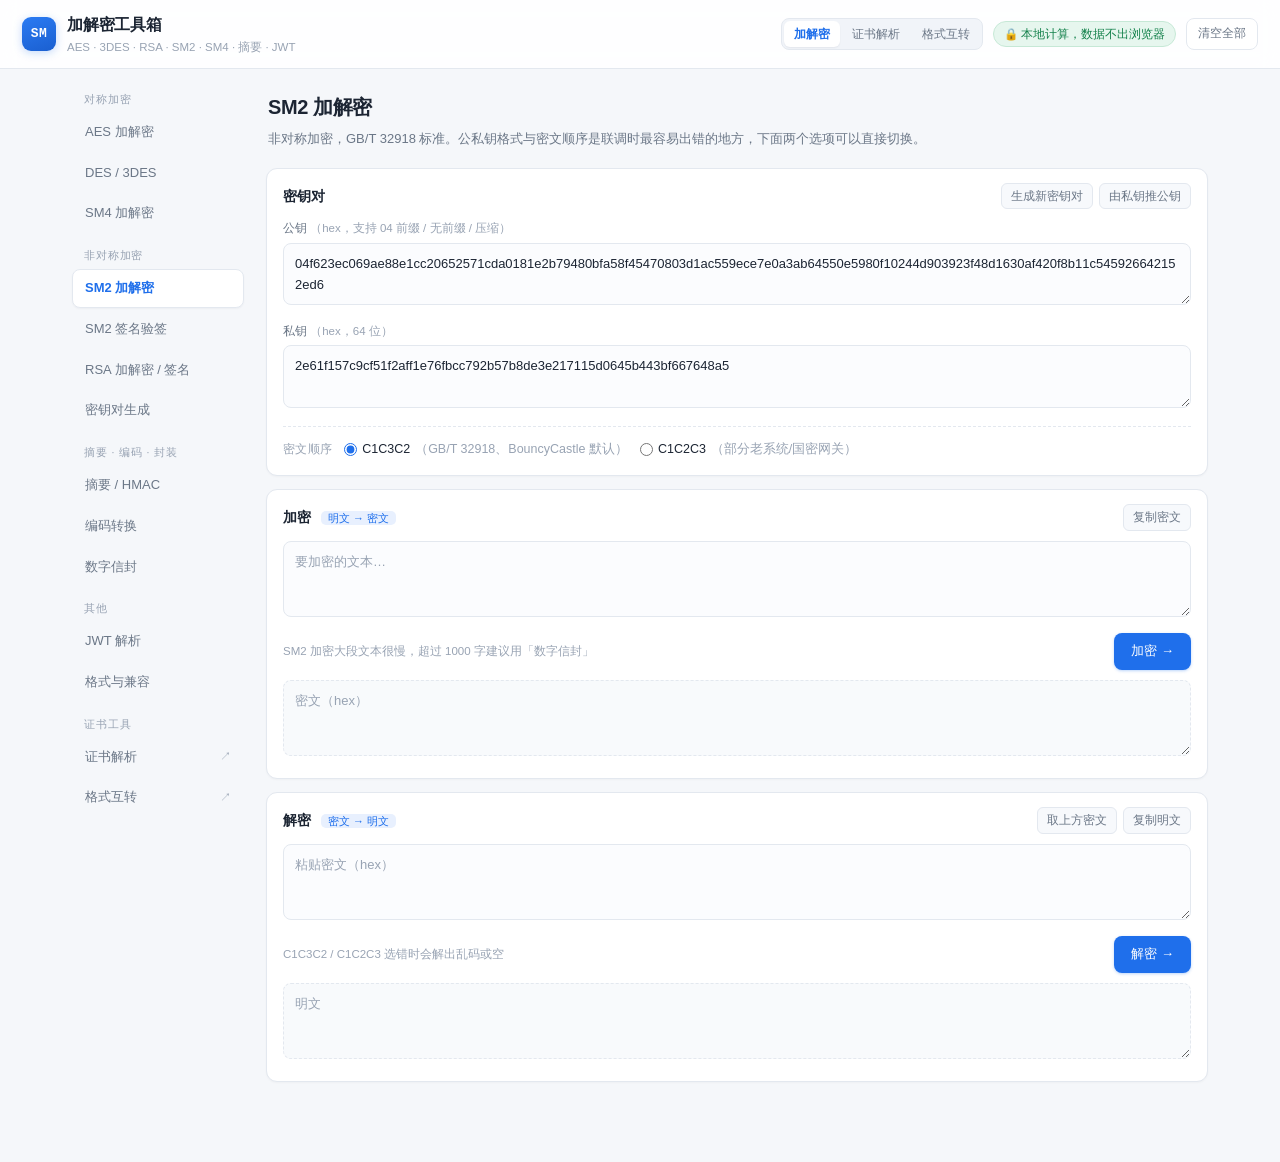
<file: web/index.html>
<!DOCTYPE html>
<html lang="zh-CN">
<head>
<meta charset="utf-8">
<meta name="viewport" content="width=device-width, initial-scale=1">
<title>加解密工具箱 · AES / RSA / SM2 / SM4 在线加解密与验签（本地计算）</title>
<meta name="description" content="在线加解密工具箱：AES（CBC/CTR/GCM）、DES/3DES、RSA（PKCS#1/OAEP/PSS）、SM2 加解密与签名验签、SM4、SM3/SHA 摘要与 HMAC、Base64/Hex/URL 编码、JWT 解析验签、数字信封。全部计算在浏览器本地完成，不上传任何数据，无需登录。">
<link rel="stylesheet" href="style.css">
<link rel="icon" href="data:image/svg+xml,<svg xmlns='http://www.w3.org/2000/svg' viewBox='0 0 32 32'><rect width='32' height='32' rx='7' fill='%231f6feb'/><text x='16' y='22' font-size='15' font-family='monospace' fill='white' text-anchor='middle'>SM</text></svg>">
</head>
<body>

<header class="top">
  <div class="brand">
    <div class="logo">SM</div>
    <div>
      <h1>加解密工具箱</h1>
      <p>AES · 3DES · RSA · SM2 · SM4 · 摘要 · JWT</p>
    </div>
  </div>
  <div class="top-right">
    <nav class="toolnav">
      <a class="tn active" href="./">加解密</a>
      <a class="tn" href="./cert/">证书解析</a>
      <a class="tn" href="./convert/">格式互转</a>
    </nav>
    <span class="safe">🔒 本地计算，数据不出浏览器</span>
    <button class="btn ghost small" id="clearAll">清空全部</button>
  </div>
</header>

<div class="layout">
  <nav class="side" id="nav">
    <div class="nav-group">对称加密</div>
    <a class="nav-item" data-panel="aes">AES 加解密</a>
    <a class="nav-item" data-panel="des">DES / 3DES</a>
    <a class="nav-item" data-panel="sm4">SM4 加解密</a>

    <div class="nav-group">非对称加密</div>
    <a class="nav-item active" data-panel="sm2">SM2 加解密</a>
    <a class="nav-item" data-panel="sign">SM2 签名验签</a>
    <a class="nav-item" data-panel="rsa">RSA 加解密 / 签名</a>
    <a class="nav-item" data-panel="keygen">密钥对生成</a>

    <div class="nav-group">摘要 · 编码 · 封装</div>
    <a class="nav-item" data-panel="hash">摘要 / HMAC</a>
    <a class="nav-item" data-panel="codec">编码转换</a>
    <a class="nav-item" data-panel="envelope">数字信封</a>

    <div class="nav-group">其他</div>
    <a class="nav-item" data-panel="jwt">JWT 解析</a>
    <a class="nav-item" data-panel="about">格式与兼容</a>

    <div class="nav-group">证书工具</div>
    <a class="nav-out" href="./cert/">证书解析 <span>↗</span></a>
    <a class="nav-out" href="./convert/">格式互转 <span>↗</span></a>
  </nav>

  <main id="main">

    <!-- ===================== AES ===================== -->
    <section class="panel hidden" data-panel="aes">
      <div class="panel-head">
        <h2>AES 加解密</h2>
        <p class="lead">生产环境最常用的对称加密。支持 128 / 192 / 256 位密钥，CBC / ECB / CTR / CFB / OFB / GCM 六种模式。</p>
      </div>

      <div class="card keys">
        <div class="card-head">
          <h3>参数</h3>
          <div class="card-tools"><button class="mini" id="genAesKey">生成随机密钥</button></div>
        </div>
        <div class="kv">
          <label>密钥 <span class="dim">（hex：32 / 48 / 64 位，对应 128 / 192 / 256 位）</span></label>
          <textarea id="aes-key" rows="2" spellcheck="false" placeholder="00112233445566778899aabbccddeeff"></textarea>
        </div>
        <div class="kv" id="aes-iv-wrap">
          <label>IV <span class="dim">（CBC / CTR / CFB / OFB 需 16 字节；GCM 需 12 字节；ECB 不用）</span></label>
          <textarea id="aes-iv" rows="2" spellcheck="false" placeholder="000102030405060708090a0b0c0d0e0f"></textarea>
        </div>
        <div class="opts">
          <div class="opt-group">
            <span class="opt-label">模式</span>
            <select id="aes-mode" class="sel">
              <option value="cbc" selected>CBC</option>
              <option value="ecb">ECB</option>
              <option value="ctr">CTR</option>
              <option value="cfb">CFB</option>
              <option value="ofb">OFB</option>
              <option value="gcm">GCM（带认证）</option>
            </select>
          </div>
          <div class="opt-group">
            <span class="opt-label">填充</span>
            <label class="radio"><input type="radio" name="aespad" value="pkcs7" checked> PKCS#7</label>
            <label class="radio"><input type="radio" name="aespad" value="none"> 无填充 <span class="dim">（hex 输入）</span></label>
          </div>
          <div class="opt-group">
            <span class="opt-label">输出</span>
            <label class="radio"><input type="radio" name="aesout" value="hex" checked> hex</label>
            <label class="radio"><input type="radio" name="aesout" value="base64"> base64</label>
          </div>
        </div>
        <p class="hint" id="aes-hint">CTR / CFB / OFB / GCM 是流模式，不需要填充；GCM 密文尾部自带 16 字节认证标签，解密失败会明确提示。</p>
      </div>

      <div class="card">
        <div class="card-head">
          <h3>加密 <span class="flow">明文 → 密文</span></h3>
          <div class="card-tools"><button class="mini" data-copy="aes-ct">复制密文</button></div>
        </div>
        <textarea id="aes-plain" placeholder="要加密的文本（无填充模式请填 hex）"></textarea>
        <div class="row">
          <span class="hint" id="aes-plain-len"></span>
          <button class="btn primary" id="aes-encrypt">加密 →</button>
        </div>
        <textarea id="aes-ct" class="out mono" readonly placeholder="密文"></textarea>
      </div>

      <div class="card">
        <div class="card-head">
          <h3>解密 <span class="flow">密文 → 明文</span></h3>
          <div class="card-tools">
            <button class="mini" data-fill-from="aes-ct" data-target="aes-ct-in">取上方密文</button>
            <button class="mini" data-copy="aes-pt">复制明文</button>
          </div>
        </div>
        <textarea id="aes-ct-in" placeholder="粘贴密文，hex / base64 自动识别"></textarea>
        <div class="row">
          <span class="hint">模式、填充、IV 必须与加密端完全一致</span>
          <button class="btn primary" id="aes-decrypt">解密 →</button>
        </div>
        <textarea id="aes-pt" class="out" readonly placeholder="明文"></textarea>
      </div>
    </section>

    <!-- ===================== DES / 3DES ===================== -->
    <section class="panel hidden" data-panel="des">
      <div class="panel-head">
        <h2>DES / 3DES 加解密</h2>
        <p class="lead">老系统、部分银行和政务接口里仍在用。<b>新项目请用 AES</b>，这里只为联调历史系统。</p>
      </div>

      <div class="card keys">
        <div class="card-head">
          <h3>参数</h3>
          <div class="card-tools"><button class="mini" id="genDesKey">生成随机密钥</button></div>
        </div>
        <div class="kv">
          <label>算法</label>
          <select id="des-alg" class="sel">
            <option value="3des" selected>3DES（TripleDES）</option>
            <option value="des">DES</option>
          </select>
        </div>
        <div class="kv">
          <label>密钥 <span class="dim" id="des-key-hint">（3DES：48 位 hex = 24 字节）</span></label>
          <textarea id="des-key" rows="2" spellcheck="false" placeholder="0123456789abcdef0123456789abcdef0123456789abcdef"></textarea>
        </div>
        <div class="kv" id="des-iv-wrap">
          <label>IV <span class="dim">（CBC 需要，8 字节 = 16 位 hex）</span></label>
          <textarea id="des-iv" rows="2" spellcheck="false" placeholder="0000000000000000"></textarea>
        </div>
        <div class="opts">
          <div class="opt-group">
            <span class="opt-label">模式</span>
            <label class="radio"><input type="radio" name="desmode" value="ecb" checked> ECB <span class="dim">（无 IV）</span></label>
            <label class="radio"><input type="radio" name="desmode" value="cbc"> CBC</label>
          </div>
          <div class="opt-group">
            <span class="opt-label">输出</span>
            <label class="radio"><input type="radio" name="desout" value="hex" checked> hex</label>
            <label class="radio"><input type="radio" name="desout" value="base64"> base64</label>
          </div>
        </div>
      </div>

      <div class="card">
        <div class="card-head">
          <h3>加密 <span class="flow">明文 → 密文</span></h3>
          <div class="card-tools"><button class="mini" data-copy="des-ct">复制密文</button></div>
        </div>
        <textarea id="des-plain" placeholder="要加密的文本"></textarea>
        <div class="row">
          <span class="hint">PKCS#7 填充</span>
          <button class="btn primary" id="des-encrypt">加密 →</button>
        </div>
        <textarea id="des-ct" class="out mono" readonly placeholder="密文"></textarea>
      </div>

      <div class="card">
        <div class="card-head">
          <h3>解密 <span class="flow">密文 → 明文</span></h3>
          <div class="card-tools">
            <button class="mini" data-fill-from="des-ct" data-target="des-ct-in">取上方密文</button>
            <button class="mini" data-copy="des-pt">复制明文</button>
          </div>
        </div>
        <textarea id="des-ct-in" placeholder="粘贴密文"></textarea>
        <div class="row">
          <span class="hint">hex / base64 自动识别</span>
          <button class="btn primary" id="des-decrypt">解密 →</button>
        </div>
        <textarea id="des-pt" class="out" readonly placeholder="明文"></textarea>
      </div>
    </section>

    <!-- ===================== SM2 ===================== -->
    <section class="panel" data-panel="sm2">
      <div class="panel-head">
        <h2>SM2 加解密</h2>
        <p class="lead">非对称加密，GB/T 32918 标准。公私钥格式与密文顺序是联调时最容易出错的地方，下面两个选项可以直接切换。</p>
      </div>

      <div class="card keys">
        <div class="card-head">
          <h3>密钥对</h3>
          <div class="card-tools">
            <button class="mini" id="genKey">生成新密钥对</button>
            <button class="mini" id="pubFromPriv">由私钥推公钥</button>
          </div>
        </div>
        <div class="kv">
          <label>公钥 <span class="dim">（hex，支持 04 前缀 / 无前缀 / 压缩）</span></label>
          <textarea id="sm2-pub" rows="2" spellcheck="false" placeholder="04 + 64 字节十六进制，或直接粘贴 128 位裸公钥"></textarea>
        </div>
        <div class="kv">
          <label>私钥 <span class="dim">（hex，64 位）</span></label>
          <textarea id="sm2-priv" rows="2" spellcheck="false" placeholder="私钥仅在本页内存中使用，刷新即消失"></textarea>
        </div>
        <div class="opts">
          <div class="opt-group">
            <span class="opt-label">密文顺序</span>
            <label class="radio"><input type="radio" name="sm2mode" value="1" checked> C1C3C2 <span class="dim">（GB/T 32918、BouncyCastle 默认）</span></label>
            <label class="radio"><input type="radio" name="sm2mode" value="0"> C1C2C3 <span class="dim">（部分老系统/国密网关）</span></label>
          </div>
        </div>
      </div>

      <div class="card">
        <div class="card-head">
          <h3>加密 <span class="flow">明文 → 密文</span></h3>
          <div class="card-tools"><button class="mini" data-copy="sm2-ct">复制密文</button></div>
        </div>
        <textarea id="sm2-plain" placeholder="要加密的文本…"></textarea>
        <div class="row">
          <span class="hint" id="sm2-plain-len">SM2 加密大段文本很慢，超过 1000 字建议用「数字信封」</span>
          <button class="btn primary" id="sm2-encrypt">加密 →</button>
        </div>
        <textarea id="sm2-ct" class="out" readonly placeholder="密文（hex）"></textarea>
      </div>

      <div class="card">
        <div class="card-head">
          <h3>解密 <span class="flow">密文 → 明文</span></h3>
          <div class="card-tools">
            <button class="mini" data-fill-from="sm2-ct" data-target="sm2-ct-in">取上方密文</button>
            <button class="mini" data-copy="sm2-pt">复制明文</button>
          </div>
        </div>
        <textarea id="sm2-ct-in" placeholder="粘贴密文（hex）"></textarea>
        <div class="row">
          <span class="hint">C1C3C2 / C1C2C3 选错时会解出乱码或空</span>
          <button class="btn primary" id="sm2-decrypt">解密 →</button>
        </div>
        <textarea id="sm2-pt" class="out" readonly placeholder="明文"></textarea>
      </div>
    </section>

    <!-- ===================== 签名 ===================== -->
    <section class="panel hidden" data-panel="sign">
      <div class="panel-head">
        <h2>SM2 签名与验签</h2>
        <p class="lead">签名先对消息做 SM3 摘要（含用户标识 Z 值），再走 SM2 签名。默认输出 128 位 hex 签名串，也支持 DER 编码。</p>
      </div>

      <div class="card">
        <div class="card-head">
          <h3>签名 <span class="flow">消息 + 私钥 → 签名</span></h3>
          <div class="card-tools"><button class="mini" data-copy="sign-out">复制签名</button></div>
        </div>
        <textarea id="sign-msg" placeholder="待签名的消息（原文）"></textarea>
        <div class="kv">
          <label>私钥</label>
          <textarea id="sign-priv" rows="2" spellcheck="false" placeholder="hex 私钥；留空则用上方 SM2 页的私钥"></textarea>
        </div>
        <div class="row">
          <label class="check"><input type="checkbox" id="sign-der"> 输出 DER 编码</label>
          <button class="btn primary" id="doSign">签名 →</button>
        </div>
        <textarea id="sign-out" class="out" readonly placeholder="签名串（hex）"></textarea>
      </div>

      <div class="card">
        <div class="card-head">
          <h3>验签 <span class="flow">消息 + 签名 + 公钥 → 结果</span></h3>
          <div class="card-tools"><button class="mini" data-fill-from="sign-out" data-target="verify-sig">取上方签名</button></div>
        </div>
        <textarea id="verify-msg" placeholder="待验签的消息"></textarea>
        <div class="kv">
          <label>公钥</label>
          <textarea id="verify-pub" rows="2" spellcheck="false" placeholder="hex 公钥；留空则用上方 SM2 页的公钥"></textarea>
        </div>
        <div class="kv">
          <label>签名</label>
          <textarea id="verify-sig" rows="3" spellcheck="false" placeholder="hex / DER 签名串"></textarea>
        </div>
        <div class="row">
          <label class="check"><input type="checkbox" id="verify-der"> 签名是 DER 编码</label>
          <button class="btn primary" id="doVerify">验签 →</button>
        </div>
        <div class="result" id="verify-result">等待验证</div>
      </div>
    </section>

    <!-- ===================== RSA ===================== -->
    <section class="panel hidden" data-panel="rsa">
      <div class="panel-head">
        <h2>RSA 加解密 / 签名</h2>
        <p class="lead">PEM 支持 PKCS#1、PKCS#8、SPKI 三种格式，也接受裸 base64 / hex。加密可选 PKCS#1 v1.5 或 OAEP-SHA256，签名可选 PKCS#1 v1.5 或 PSS。</p>
      </div>

      <div class="card keys">
        <div class="card-head">
          <h3>密钥</h3>
          <div class="card-tools"><button class="mini" id="rsaGenKey">生成 2048 位密钥对</button></div>
        </div>
        <div class="kv">
          <label>公钥 <span class="dim">（PEM / base64 / hex，用于加密和验签）</span></label>
          <textarea id="rsa-pub" rows="4" class="mono" spellcheck="false" placeholder="-----BEGIN PUBLIC KEY-----"></textarea>
        </div>
        <div class="kv">
          <label>私钥 <span class="dim">（PEM / base64 / hex，用于解密和签名）</span></label>
          <textarea id="rsa-priv" rows="4" class="mono" spellcheck="false" placeholder="-----BEGIN PRIVATE KEY-----"></textarea>
        </div>
      </div>

      <div class="card">
        <div class="card-head">
          <h3>加密 <span class="flow">明文 → 密文</span></h3>
          <div class="card-tools"><button class="mini" data-copy="rsa-ct">复制密文</button></div>
        </div>
        <div class="kv">
          <label>方案</label>
          <select id="rsa-enc-scheme" class="sel">
            <option value="pkcs1" selected>PKCS#1 v1.5（历史接口常用）</option>
            <option value="oaep">OAEP + SHA-256（推荐）</option>
          </select>
        </div>
        <textarea id="rsa-plain" placeholder="要加密的文本（RSA 只能加密短文本，长内容用 AES + RSA 混合加密）"></textarea>
        <div class="row">
          <span class="hint" id="rsa-plain-hint"></span>
          <button class="btn primary" id="rsa-encrypt">加密 →</button>
        </div>
        <textarea id="rsa-ct" class="out mono" readonly placeholder="密文（base64）"></textarea>
      </div>

      <div class="card">
        <div class="card-head">
          <h3>解密 <span class="flow">密文 → 明文</span></h3>
          <div class="card-tools">
            <button class="mini" data-fill-from="rsa-ct" data-target="rsa-ct-in">取上方密文</button>
            <button class="mini" data-copy="rsa-pt">复制明文</button>
          </div>
        </div>
        <textarea id="rsa-ct-in" rows="3" class="mono" placeholder="粘贴密文（base64 或 hex）"></textarea>
        <div class="row">
          <span class="hint">方案必须与加密端一致</span>
          <button class="btn primary" id="rsa-decrypt">解密 →</button>
        </div>
        <textarea id="rsa-pt" class="out" readonly placeholder="明文"></textarea>
      </div>

      <div class="card">
        <div class="card-head">
          <h3>签名 <span class="flow">消息 + 私钥 → 签名</span></h3>
          <div class="card-tools"><button class="mini" data-copy="rsa-sign-out">复制签名</button></div>
        </div>
        <div class="kv">
          <label>方案</label>
          <select id="rsa-sig-scheme" class="sel">
            <option value="pkcs1" selected>RSASSA-PKCS1-v1_5 + SHA-256</option>
            <option value="pss">RSASSA-PSS + SHA-256（更安全）</option>
          </select>
        </div>
        <textarea id="rsa-sign-msg" placeholder="待签名的消息"></textarea>
        <div class="row">
          <span class="hint">签名输出 base64</span>
          <button class="btn primary" id="rsa-sign">签名 →</button>
        </div>
        <textarea id="rsa-sign-out" class="out mono" readonly placeholder="签名（base64）"></textarea>
      </div>

      <div class="card">
        <div class="card-head">
          <h3>验签 <span class="flow">消息 + 签名 + 公钥 → 结果</span></h3>
          <div class="card-tools"><button class="mini" data-fill-from="rsa-sign-out" data-target="rsa-verify-sig">取上方签名</button></div>
        </div>
        <textarea id="rsa-verify-msg" placeholder="待验签的消息"></textarea>
        <textarea id="rsa-verify-sig" rows="3" class="mono" placeholder="签名（base64 或 hex）"></textarea>
        <div class="row">
          <span class="hint">使用上方密钥区的公钥</span>
          <button class="btn primary" id="rsa-verify">验签 →</button>
        </div>
        <div class="result" id="rsa-verify-result">等待验证</div>
      </div>
    </section>

    <!-- ===================== SM4 ===================== -->
    <!-- ===================== 密钥对生成 ===================== -->
    <section class="panel hidden" data-panel="keygen">
      <div class="panel-head">
        <h2>密钥对生成</h2>
        <p class="lead">RSA / SM2 / Ed25519 密钥对，全部在浏览器里生成，私钥不出本机。导出的是能直接导入 Java、网关、OpenSSL 的标准 PEM。</p>
      </div>

      <div class="card">
        <div class="card-head">
          <h3>参数 <span class="flow">浏览器 CSPRNG</span></h3>
        </div>
        <div class="kv">
          <label>算法</label>
          <select id="keygen-alg" class="sel">
            <option value="rsa2048" selected>RSA-2048（兼容性最好，接口对接首选）</option>
            <option value="rsa3072">RSA-3072</option>
            <option value="rsa4096">RSA-4096（生成要 5–20 秒，耐心等）</option>
            <option value="sm2">SM2（GB/T 32918，国密）</option>
            <option value="ed25519">Ed25519（纯签名用途，需较新浏览器）</option>
          </select>
        </div>
        <div class="kv">
          <label>私钥格式</label>
          <select id="keygen-priv-fmt" class="sel">
            <option value="pkcs8" selected>PKCS#8 PEM（BEGIN PRIVATE KEY）</option>
            <option value="pkcs1">PKCS#1 PEM（BEGIN RSA PRIVATE KEY，仅 RSA）</option>
            <option value="hex">裸 HEX</option>
          </select>
        </div>
        <div class="kv">
          <label>公钥格式</label>
          <select id="keygen-pub-fmt" class="sel">
            <option value="spki" selected>SPKI PEM（BEGIN PUBLIC KEY）</option>
            <option value="pkcs1">PKCS#1 PEM（BEGIN RSA PUBLIC KEY，仅 RSA）</option>
            <option value="hex">裸 HEX</option>
          </select>
        </div>
        <div class="row">
          <span class="hint" id="keygen-meta">选好参数后点「生成」</span>
          <button class="btn primary" id="keygen-gen">生成 →</button>
        </div>
      </div>

      <div class="card">
        <div class="card-head">
          <h3>私钥 <span class="flow">不要外传</span></h3>
          <div class="card-tools">
            <button class="mini" data-copy="keygen-priv">复制</button>
            <button class="mini" id="keygen-dl-priv">下载</button>
          </div>
        </div>
        <textarea id="keygen-priv" class="out mono" rows="8" readonly placeholder="生成后显示在这里"></textarea>
      </div>

      <div class="card">
        <div class="card-head">
          <h3>公钥</h3>
          <div class="card-tools">
            <button class="mini" data-copy="keygen-pub">复制</button>
            <button class="mini" id="keygen-dl-pub">下载</button>
          </div>
        </div>
        <textarea id="keygen-pub" class="out mono" rows="8" readonly placeholder="生成后显示在这里"></textarea>
        <p class="hint" id="keygen-fp">公钥指纹会显示在这里</p>
      </div>

      <div class="card">
        <h3>导出去哪用</h3>
        <ul class="doc">
          <li><b>Java / Spring Boot</b>：PKCS#8 私钥 + SPKI 公钥可直接给 BouncyCastle、Hutool；老接口只收 PKCS#1 就把格式切过去再导一次</li>
          <li><b>OpenSSL</b>：<code>openssl pkey -in private.pem -noout -text</code> 能直接看出参数；SM2 的曲线 OID 已经写进算法标识，不用再加 <code>-ec_paramgen_curve</code></li>
          <li><b>核对密钥</b>：底部 SHA256 指纹与 <code>ssh-keygen -lf</code> 的输出格式一致，用来确认两地是不是同一把密钥</li>
          <li><b>RSA 用途</b>：导出的 PEM 是通用 RSA 密钥，加密（OAEP / PKCS#1）和签名（PKCS#1 / PSS）都能用，不受生成时用途限制</li>
          <li><b>安全边界</b>：密钥在你本机浏览器里生成，页面不发任何请求；但浏览器 CSPRNG 不等于 HSM，生产长期主密钥仍应由 KMS / 密码机生成</li>
        </ul>
      </div>
    </section>

    <section class="panel hidden" data-panel="sm4">
      <div class="panel-head">
        <h2>SM4 加解密</h2>
        <p class="lead">分组长度与密钥长度均为 128 位，GB/T 32907 标准。支持 ECB / CBC，PKCS#7 填充，输出 hex 或 base64。</p>
      </div>

      <div class="card keys">
        <div class="card-head">
          <h3>参数</h3>
          <div class="card-tools"><button class="mini" id="genSm4Key">生成随机密钥</button></div>
        </div>
        <div class="kv">
          <label>密钥 <span class="dim">（16 字节，32 位 hex）</span></label>
          <textarea id="sm4-key" rows="2" spellcheck="false" placeholder="0123456789abcdeffedcba9876543210"></textarea>
        </div>
        <div class="kv" id="sm4-iv-wrap">
          <label>IV <span class="dim">（CBC 需要，16 字节）</span></label>
          <textarea id="sm4-iv" rows="2" spellcheck="false" placeholder="000102030405060708090a0b0c0d0e0f"></textarea>
        </div>
        <div class="opts">
          <div class="opt-group">
            <span class="opt-label">模式</span>
            <label class="radio"><input type="radio" name="sm4mode" value="cbc" checked> CBC</label>
            <label class="radio"><input type="radio" name="sm4mode" value="ecb"> ECB <span class="dim">（无 IV）</span></label>
          </div>
          <div class="opt-group">
            <span class="opt-label">填充</span>
            <label class="radio"><input type="radio" name="sm4pad" value="pkcs#7" checked> PKCS#7</label>
            <label class="radio"><input type="radio" name="sm4pad" value="none"> 无填充 <span class="dim">（仅 hex 输入）</span></label>
          </div>
          <div class="opt-group">
            <span class="opt-label">输出</span>
            <label class="radio"><input type="radio" name="sm4out" value="hex" checked> hex</label>
            <label class="radio"><input type="radio" name="sm4out" value="base64"> base64</label>
          </div>
        </div>
      </div>

      <div class="card">
        <div class="card-head">
          <h3>加密 <span class="flow">明文 → 密文</span></h3>
          <div class="card-tools">
            <button class="mini" data-copy="sm4-ct">复制密文</button>
          </div>
        </div>
        <textarea id="sm4-plain" placeholder="要加密的文本（无填充模式下请填 hex）"></textarea>
        <div class="row">
          <span class="hint" id="sm4-plain-len"></span>
          <button class="btn primary" id="sm4-encrypt">加密 →</button>
        </div>
        <textarea id="sm4-ct" class="out" readonly placeholder="密文"></textarea>
      </div>

      <div class="card">
        <div class="card-head">
          <h3>解密 <span class="flow">密文 → 明文</span></h3>
          <div class="card-tools">
            <button class="mini" data-fill-from="sm4-ct" data-target="sm4-ct-in">取上方密文</button>
            <button class="mini" data-copy="sm4-pt">复制明文</button>
          </div>
        </div>
        <textarea id="sm4-ct-in" placeholder="粘贴密文"></textarea>
        <div class="row">
          <span class="hint">密文格式自动识别 hex / base64</span>
          <button class="btn primary" id="sm4-decrypt">解密 →</button>
        </div>
        <textarea id="sm4-pt" class="out" readonly placeholder="明文"></textarea>
      </div>
    </section>

    <!-- ===================== 摘要 / HMAC ===================== -->
    <section class="panel hidden" data-panel="hash">
      <div class="panel-head">
        <h2>摘要 / HMAC</h2>
        <p class="lead">完整性校验、签名前置、接口签名都在用。SM3 是 GB/T 32905 国密标准，其余为通用算法。</p>
      </div>
      <div class="card">
        <div class="card-head">
          <h3>计算摘要 <span class="flow">文本 → hash</span></h3>
          <div class="card-tools"><button class="mini" data-copy="sm3-out">复制</button></div>
        </div>
        <div class="kv">
          <label>算法</label>
          <select id="hash-alg" class="sel">
            <option value="sm3" selected>SM3（256 位，国密）</option>
            <option value="sha256">SHA-256</option>
            <option value="sha512">SHA-512</option>
            <option value="sha384">SHA-384</option>
            <option value="sha1">SHA-1（已不安全，仅作兼容）</option>
            <option value="md5">MD5（已不安全，仅作兼容）</option>
          </select>
        </div>
        <textarea id="sm3-in" placeholder="输入要计算摘要的文本…"></textarea>
        <div class="kv">
          <label>HMAC 密钥 <span class="dim">（可留空，留空则算普通摘要）</span></label>
          <input type="text" id="sm3-hmac-key" class="line" spellcheck="false" placeholder="留空即为普通摘要">
        </div>
        <div class="row">
          <span class="hint" id="hash-hint">SM3 结果 64 位 hex，与国密标准一致</span>
          <button class="btn primary" id="doSm3">计算 →</button>
        </div>
        <textarea id="sm3-out" class="out mono" readonly placeholder="摘要"></textarea>
      </div>
    </section>

    <!-- ===================== 编码转换 ===================== -->
    <section class="panel hidden" data-panel="codec">
      <div class="panel-head">
        <h2>编码转换</h2>
        <p class="lead">联调时卡住的往往不是算法，而是编码。Base64 / Base64URL / Hex / URL / Unicode 转义的双向转换。</p>
      </div>
      <div class="card">
        <div class="card-head">
          <h3>转换</h3>
          <div class="card-tools"><button class="mini" id="codecSwap">结果回填到输入</button></div>
        </div>
        <div class="kv">
          <label>方式</label>
          <select id="codec-mode" class="sel">
            <option value="b64e" selected>文本 → Base64</option>
            <option value="b64d">Base64 → 文本</option>
            <option value="b64ue">文本 → Base64URL（JWT 用的那种）</option>
            <option value="b64ud">Base64URL → 文本</option>
            <option value="hexe">文本 → Hex</option>
            <option value="hexd">Hex → 文本</option>
            <option value="urle">文本 → URL encode</option>
            <option value="urld">URL decode → 文本</option>
            <option value="unie">文本 → Unicode 转义（\\uXXXX）</option>
            <option value="unid">Unicode 转义 → 文本</option>
          </select>
        </div>
        <textarea id="codec-in" rows="6" placeholder="粘贴要转换的内容"></textarea>
        <div class="row">
          <span class="hint" id="codec-hint">全部本地计算</span>
          <button class="btn primary" id="codec-run">转换 →</button>
        </div>
        <textarea id="codec-out" class="out mono" rows="6" readonly placeholder="结果"></textarea>
      </div>
    </section>

    <!-- ===================== 数字信封 ===================== -->
    <section class="panel hidden" data-panel="envelope">
      <div class="panel-head">
        <h2>数字信封</h2>
        <p class="lead">长文本用 SM4 加密，SM4 密钥再用 SM2 公钥加密——这是国密应用里最常用的组合（信封加密）。一次可以处理任意长度的文本。</p>
      </div>

      <div class="card">
        <div class="card-head">
          <h3>加密 <span class="flow">明文 → 信封</span></h3>
          <div class="card-tools"><button class="mini" data-copy="env-out">复制信封</button></div>
        </div>
        <textarea id="env-plain" rows="5" placeholder="任意长度的文本，可以直接粘一整个文件内容"></textarea>
        <div class="kv">
          <label>接收方公钥 <span class="dim">（留空则用 SM2 页的公钥）</span></label>
          <textarea id="env-pub" rows="2" spellcheck="false" placeholder="hex 公钥"></textarea>
        </div>
        <div class="row">
          <span class="hint">随机生成 SM4 会话密钥 + IV，每次结果都不同</span>
          <button class="btn primary" id="env-seal">封装 →</button>
        </div>
        <textarea id="env-out" class="out mono" readonly placeholder="信封（JSON，可直接发给对方）"></textarea>
      </div>

      <div class="card">
        <div class="card-head">
          <h3>解密 <span class="flow">信封 → 明文</span></h3>
          <div class="card-tools">
            <button class="mini" data-fill-from="env-out" data-target="env-in">取上方信封</button>
            <button class="mini" data-copy="env-pt">复制明文</button>
          </div>
        </div>
        <textarea id="env-in" rows="5" class="mono" placeholder="粘贴信封 JSON"></textarea>
        <div class="kv">
          <label>接收方私钥 <span class="dim">（留空则用 SM2 页的私钥）</span></label>
          <textarea id="env-priv" rows="2" spellcheck="false" placeholder="hex 私钥"></textarea>
        </div>
        <div class="row">
          <span class="hint">用错私钥会提示解封失败，不会输出乱码</span>
          <button class="btn primary" id="env-open">解封 →</button>
        </div>
        <textarea id="env-pt" class="out" readonly placeholder="明文"></textarea>
      </div>
    </section>

    <!-- ===================== 关于 ===================== -->
    <!-- ===================== JWT ===================== -->
    <section class="panel hidden" data-panel="jwt">
      <div class="panel-head">
        <h2>JWT 解析 / 验签</h2>
        <p class="lead">粘贴一个 JWT 立刻看到 header 与 payload，并验证签名。HS* 填密钥原文，RS* / PS* 填公钥 PEM。</p>
      </div>
      <div class="card">
        <div class="card-head">
          <h3>解析</h3>
          <div class="card-tools">
            <button class="mini" data-copy="jwt-payload">复制 payload</button>
            <button class="mini" id="jwtClear">清空</button>
          </div>
        </div>
        <textarea id="jwt-in" rows="4" class="mono" spellcheck="false" placeholder="eyJhbGciOiJIUzI1NiIsInR5cCI6IkpXVCJ9.eyJzdWIiOiIxIn0.xxxxx"></textarea>
        <textarea id="jwt-header" class="out mono" rows="4" readonly placeholder="header（解析后自动填入）"></textarea>
        <textarea id="jwt-payload" class="out mono" rows="6" readonly placeholder="payload（解析后自动填入）"></textarea>
        <div class="kv">
          <label>验签密钥 <span class="dim">（HS*：密钥原文；RS* / PS*：公钥 PEM）</span></label>
          <textarea id="jwt-key" rows="3" class="mono" spellcheck="false" placeholder="your-secret 或 -----BEGIN PUBLIC KEY-----"></textarea>
        </div>
        <div class="row">
          <span class="hint" id="jwt-time">解析后可查看签发与过期时间</span>
          <button class="btn primary" id="jwt-verify">验签 →</button>
        </div>
        <div class="result" id="jwt-result">等待验证</div>
      </div>
    </section>

    <section class="panel hidden" data-panel="about">
      <div class="panel-head">
        <h2>格式与兼容</h2>
        <p class="lead">联调时 90% 的坑都在格式和填充上，这里集中说明各算法的密钥格式、模式差异与常见踩坑点。</p>
      </div>

      <div class="card">
        <h3>SM2 公钥</h3>
        <ul class="doc">
          <li><b>04 + X + Y（130 hex）</b>：标准未压缩格式，BouncyCastle、Hutool 默认输出</li>
          <li><b>X + Y（128 hex）</b>：很多网关和 SDK 会省掉 04 前缀，本页会自动补上</li>
          <li><b>02/03 + X（66 hex）</b>：压缩格式，本页直接支持</li>
        </ul>
      </div>

      <div class="card">
        <h3>SM2 密文顺序</h3>
        <ul class="doc">
          <li><b>C1C3C2</b>：GB/T 32918 推荐、BouncyCastle 默认，新项目优先用这个</li>
          <li><b>C1C2C3</b>：老版本硬件加密机、部分国密网关在用</li>
          <li>顺序选错不会报错，只会解出空串或乱码——所以本页把选项放在了密钥区最显眼的位置</li>
        </ul>
      </div>

      <div class="card">
        <h3>SM4</h3>
        <ul class="doc">
          <li>密钥固定 16 字节；ECB 不需要 IV，CBC 必须 16 字节 IV</li>
          <li>填充默认 PKCS#7，与 Java <code>Sm4Util</code>、国密网关一致</li>
          <li>无填充模式只接受 16 字节整数倍的 hex 明文，用于验证标准向量</li>
          <li>本页输出的密文为 hex；base64 密文可直接粘贴到解密框，会自动识别</li>
        </ul>
      </div>

      <div class="card">
        <h3>通用算法（AES / DES / RSA / 摘要）</h3>
        <ul class="doc">
          <li>AES 支持 ECB / CBC / CTR / CFB / OFB / GCM，密钥 128 / 192 / 256 位；GCM 走浏览器原生 WebCrypto，密文尾部自带 16 字节认证标签</li>
          <li>CTR / CFB / OFB / GCM 是流模式，不需要填充；ECB 相同明文块会得到相同密文块，生产环境不推荐，仅作兼容</li>
          <li>3DES 密钥 16 或 24 字节；DES 已不安全，保留只是为对接老系统</li>
          <li>RSA 支持 PKCS#1 v1.5 与 OAEP-SHA256 加密、PKCS#1 v1.5 与 PSS 签名；PKCS#1 / PKCS#8 / SPKI 三种 PEM 自动识别，不用自己转换</li>
          <li>RSA 只能加密短数据（2048 位最多约 245 字节），长内容请用 AES 加密正文 + RSA 加密密钥</li>
          <li>摘要支持 SM3 / SHA-256 / SHA-384 / SHA-512 / SHA-1 / MD5，均可叠加 HMAC；SHA-1 与 MD5 只作兼容，不要用于新系统</li>
        </ul>
      </div>

      <div class="card">
        <h3>关于这个工具</h3>
        <ul class="doc">
          <li>全部运算在浏览器里完成，请求里没有任何密钥或明文，服务器只返回静态页面</li>
          <li>无后端、无数据库、无账号、无 cookie；关闭或刷新页面，输入内容即消失</li>
          <li>算法实现为 sm-crypto 0.3.13 + crypto-js 4.2.0 + 浏览器原生 WebCrypto，全部本地引入，不走 CDN</li>
          <li>国密部分已用 GB/T 32905 / 32907 标准向量校验，AES 已与 openssl 交叉验证</li>
          <li>仅供调试与学习使用，生产环境的密钥管理请交给 HSM / KMS</li>
        </ul>
      </div>
    </section>

  </main>
</div>

<div class="toast" id="toast"></div>

<script src="vendor/crypto-js.min.js"></script>
<script src="vendor/sm2.js"></script>
<script src="vendor/sm3.js"></script>
<script src="vendor/sm4.js"></script>
<script src="app.js"></script>
<script src="extra.js"></script>
</body>
</html>
</file>
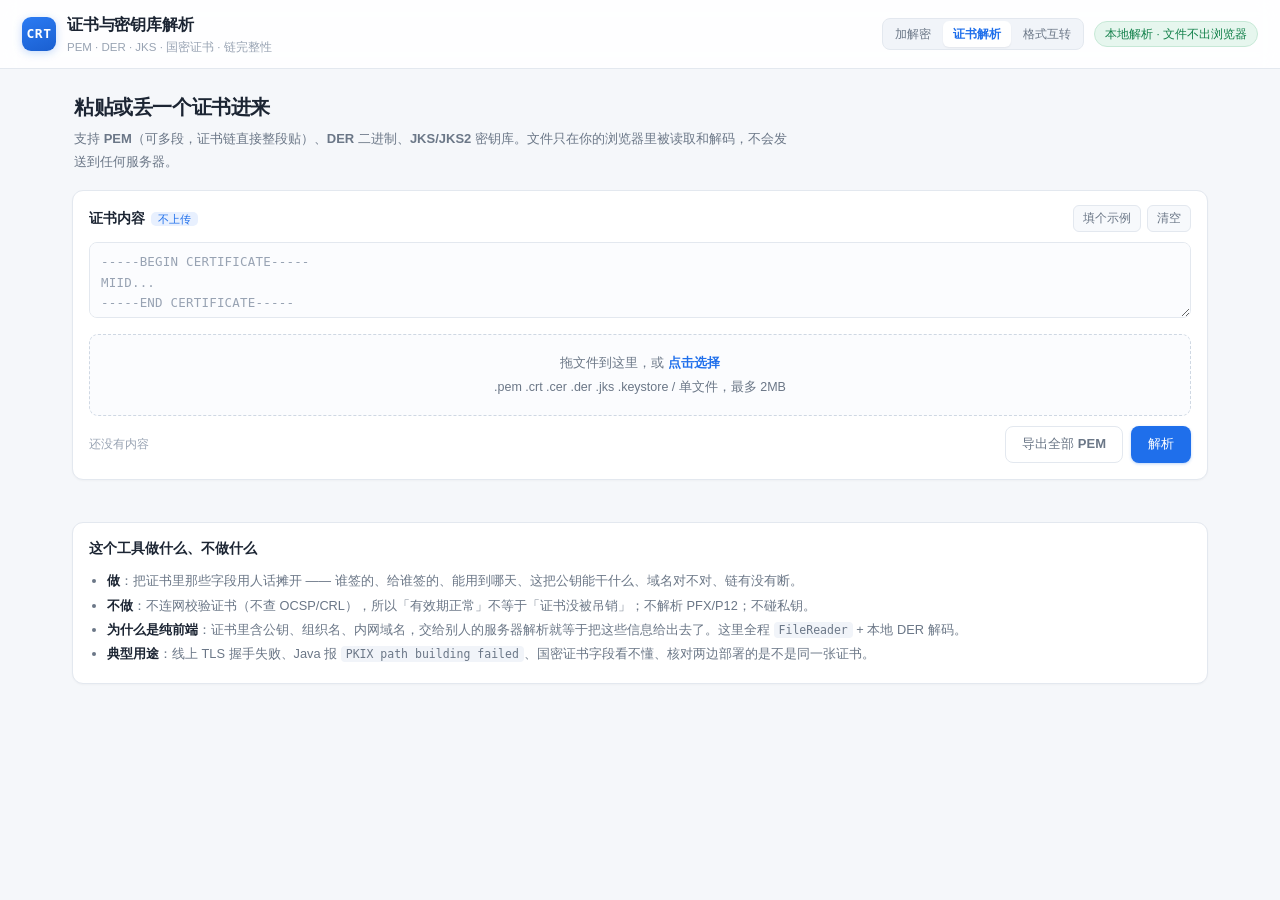
<file: web/cert/index.html>
<!DOCTYPE html>
<html lang="zh-CN">
<head>
<meta charset="utf-8">
<meta name="viewport" content="width=device-width, initial-scale=1">
<title>证书与密钥库解析 · PEM / DER / JKS 在线查看（本地解析，不上传）</title>
<meta name="description" content="粘贴或上传 X.509 证书（PEM/DER）与 JKS 密钥库，本地解析主体、颁发者、有效期、密钥用法、SAN、证书链完整性。不上传、不联网。">
<link rel="stylesheet" href="../style.css">
<link rel="stylesheet" href="cert.css">
</head>
<body>

<header class="top">
  <div class="brand">
    <div class="logo">CRT</div>
    <div>
      <h1>证书与密钥库解析</h1>
      <p>PEM · DER · JKS · 国密证书 · 链完整性</p>
    </div>
  </div>
  <div class="top-right">
    <nav class="toolnav">
      <a class="tn" href="../">加解密</a>
      <a class="tn active" href="../cert/">证书解析</a>
      <a class="tn" href="../convert/">格式互转</a>
    </nav>
    <span class="safe">本地解析 · 文件不出浏览器</span>
  </div>
</header>

<div class="layout" style="display:block">
  <main>

    <!-- 输入 -->
    <section class="panel">
      <div class="panel-head">
        <h2>粘贴或丢一个证书进来</h2>
        <p class="lead">支持 <b>PEM</b>（可多段，证书链直接整段贴）、<b>DER</b> 二进制、<b>JKS/JKS2</b> 密钥库。文件只在你的浏览器里被读取和解码，不会发送到任何服务器。</p>
      </div>

      <div class="card">
        <div class="card-head">
          <h3>证书内容<span class="flow">不上传</span></h3>
          <div class="card-tools">
            <button class="mini" id="btnSample">填个示例</button>
            <button class="mini" id="btnClear">清空</button>
          </div>
        </div>
        <textarea id="input" class="mono" spellcheck="false" placeholder="-----BEGIN CERTIFICATE-----
MIID...
-----END CERTIFICATE-----

或直接把 .pem / .crt / .cer / .der / .jks 文件拖到下面的框里"></textarea>

        <div class="drop" id="drop">
          <span>拖文件到这里，或 <b>点击选择</b></span>
          <span class="hint">.pem .crt .cer .der .jks .keystore / 单文件，最多 2MB</span>
          <input type="file" id="file" accept=".pem,.crt,.cer,.der,.jks,.keystore,.txt,.pfx,.p12" hidden>
        </div>

        <div class="row">
          <span class="hint" id="status">还没有内容</span>
          <div style="display:flex;gap:8px">
            <button class="btn ghost" id="btnDownloadAll">导出全部 PEM</button>
            <button class="btn primary" id="btnGo">解析</button>
          </div>
        </div>
      </div>

      <!-- 结果 -->
      <div id="chainBar" class="chainbar hidden"></div>
      <div id="notes" class="notebox hidden"></div>
      <div id="list"></div>

      <!-- 说明 -->
      <div class="card" style="margin-top:16px">
        <div class="card-head"><h3>这个工具做什么、不做什么</h3></div>
        <ul class="doc">
          <li><b>做</b>：把证书里那些字段用人话摊开 —— 谁签的、给谁签的、能用到哪天、这把公钥能干什么、域名对不对、链有没有断。</li>
          <li><b>不做</b>：不连网校验证书（不查 OCSP/CRL），所以「有效期正常」不等于「证书没被吊销」；不解析 PFX/P12；不碰私钥。</li>
          <li><b>为什么是纯前端</b>：证书里含公钥、组织名、内网域名，交给别人的服务器解析就等于把这些信息给出去了。这里全程 <code>FileReader</code> + 本地 DER 解码。</li>
          <li><b>典型用途</b>：线上 TLS 握手失败、Java 报 <code>PKIX path building failed</code>、国密证书字段看不懂、核对两边部署的是不是同一张证书。</li>
        </ul>
      </div>

    </section>
  </main>
</div>

<div class="toast" id="toast"></div>
<script src="cert.js"></script>
<script src="ui.js"></script>
</body>
</html>
</file>
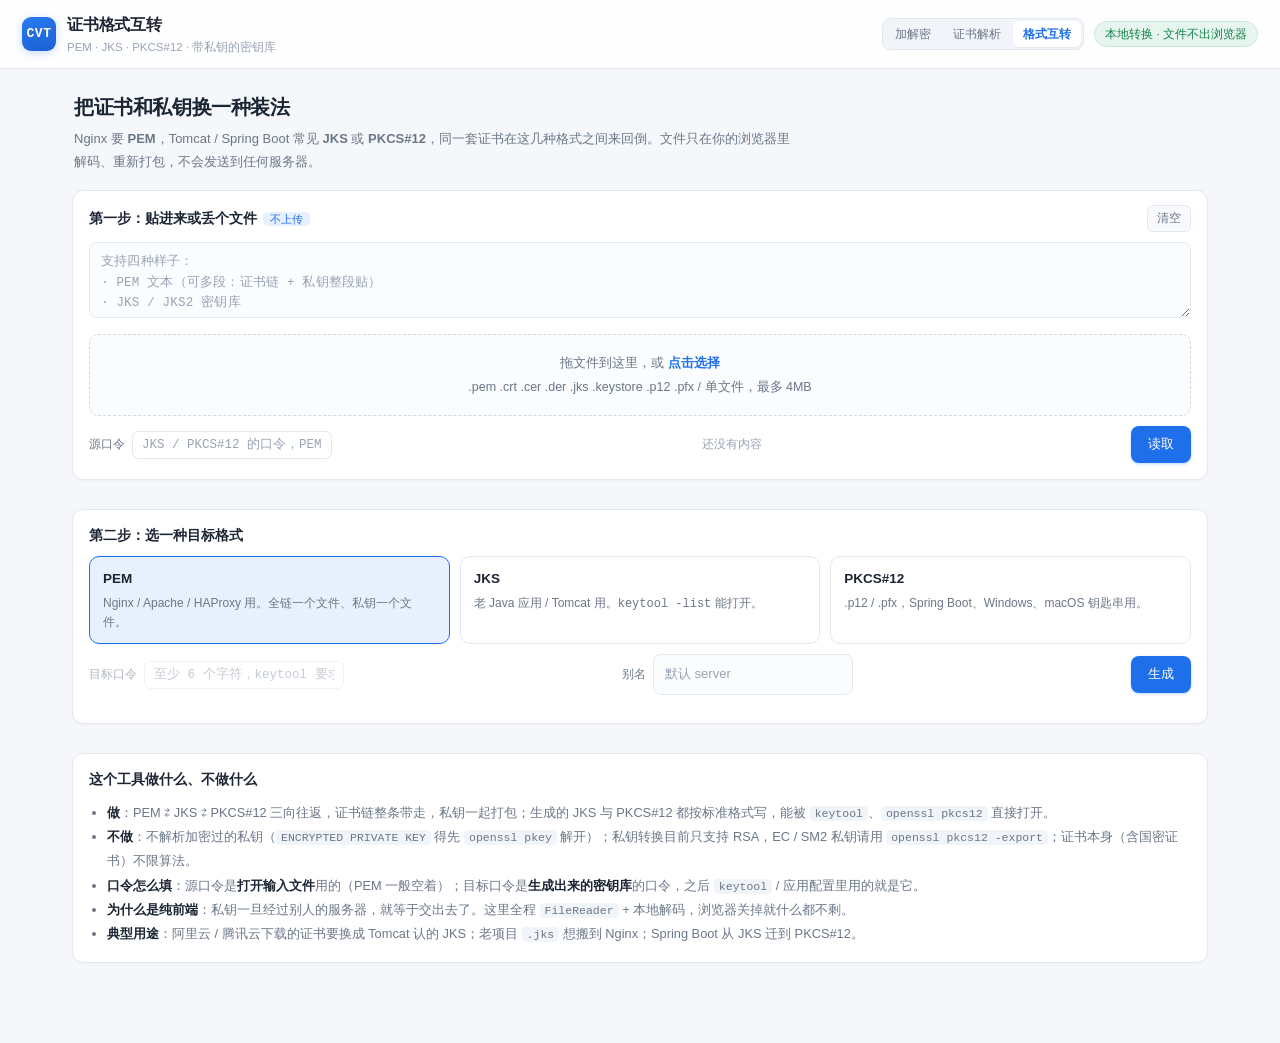
<file: web/convert/index.html>
<!DOCTYPE html>
<html lang="zh-CN">
<head>
<meta charset="utf-8">
<meta name="viewport" content="width=device-width, initial-scale=1">
<title>证书格式互转 · PEM ⇄ JKS ⇄ PKCS#12（本地转换，不上传）</title>
<meta name="description" content="在浏览器本地把证书和私钥在 PEM、JKS、PKCS#12(PFX) 之间互转，生成的密钥库能被 keytool、openssl、Tomcat、Nginx 直接使用。不上传、不联网。">
<link rel="stylesheet" href="../style.css">
<link rel="stylesheet" href="convert.css">
</head>
<body>

<header class="top">
  <div class="brand">
    <div class="logo">CVT</div>
    <div>
      <h1>证书格式互转</h1>
      <p>PEM · JKS · PKCS#12 · 带私钥的密钥库</p>
    </div>
  </div>
  <div class="top-right">
    <nav class="toolnav">
      <a class="tn" href="../">加解密</a>
      <a class="tn" href="../cert/">证书解析</a>
      <a class="tn active" href="../convert/">格式互转</a>
    </nav>
    <span class="safe">本地转换 · 文件不出浏览器</span>
  </div>
</header>

<div class="layout" style="display:block">
  <main>

    <section class="panel">
      <div class="panel-head">
        <h2>把证书和私钥换一种装法</h2>
        <p class="lead">Nginx 要 <b>PEM</b>，Tomcat / Spring Boot 常见 <b>JKS</b> 或 <b>PKCS#12</b>，同一套证书在这几种格式之间来回倒。文件只在你的浏览器里解码、重新打包，不会发送到任何服务器。</p>
      </div>

      <!-- 1 输入 -->
      <div class="card">
        <div class="card-head">
          <h3>第一步：贴进来或丢个文件<span class="flow">不上传</span></h3>
          <div class="card-tools">
            <button class="mini" id="btnClear">清空</button>
          </div>
        </div>

        <textarea id="input" class="mono" spellcheck="false" placeholder="支持四种样子：
· PEM 文本（可多段：证书链 + 私钥整段贴）
· JKS / JKS2 密钥库
· PKCS#12（.p12 / .pfx）
· 单个 DER 证书

私钥块是 -----BEGIN RSA PRIVATE KEY----- 或 -----BEGIN PRIVATE KEY-----"></textarea>

        <div class="drop" id="drop">
          <span>拖文件到这里，或 <b>点击选择</b></span>
          <span class="hint">.pem .crt .cer .der .jks .keystore .p12 .pfx / 单文件，最多 4MB</span>
          <input type="file" id="file" accept=".pem,.crt,.cer,.der,.jks,.keystore,.p12,.pfx,.key,.txt" hidden>
        </div>

        <div class="row wrap">
          <label class="inp-wrap">
            <span>源口令</span>
            <input class="inp" id="srcPass" type="password" placeholder="JKS / PKCS#12 的口令，PEM 可留空">
          </label>
          <span class="hint" id="status">还没有内容</span>
          <div style="display:flex;gap:8px">
            <button class="btn primary" id="btnRead">读取</button>
          </div>
        </div>

        <div id="notes" class="notebox hidden"></div>
        <div id="summary" class="summary hidden"></div>
      </div>

      <!-- 2 输出 -->
      <div class="card" id="outCard" style="margin-top:16px">
        <div class="card-head">
          <h3>第二步：选一种目标格式</h3>
        </div>

        <div class="fmts" id="fmts">
          <label class="fmt active">
            <input type="radio" name="target" value="pem" checked>
            <b>PEM</b>
            <em>Nginx / Apache / HAProxy 用。全链一个文件、私钥一个文件。</em>
          </label>
          <label class="fmt">
            <input type="radio" name="target" value="jks">
            <b>JKS</b>
            <em>老 Java 应用 / Tomcat 用。<code>keytool -list</code> 能打开。</em>
          </label>
          <label class="fmt">
            <input type="radio" name="target" value="p12">
            <b>PKCS#12</b>
            <em>.p12 / .pfx，Spring Boot、Windows、macOS 钥匙串用。</em>
          </label>
        </div>

        <div class="row wrap" id="optRow">
          <label class="inp-wrap">
            <span id="dstPassLabel">目标口令</span>
            <input class="inp" id="dstPass" type="password" placeholder="至少 6 个字符，keytool 要求">
          </label>
          <label class="inp-wrap">
            <span>别名</span>
            <input class="inp" id="alias" type="text" placeholder="默认 server">
          </label>
          <div style="display:flex;gap:8px">
            <button class="btn primary" id="btnGo">生成</button>
          </div>
        </div>

        <div id="outList" class="outlist"></div>
      </div>

      <!-- 说明 -->
      <div class="card" style="margin-top:16px">
        <div class="card-head"><h3>这个工具做什么、不做什么</h3></div>
        <ul class="doc">
          <li><b>做</b>：PEM ⇄ JKS ⇄ PKCS#12 三向往返，证书链整条带走，私钥一起打包；生成的 JKS 与 PKCS#12 都按标准格式写，能被 <code>keytool</code>、<code>openssl pkcs12</code> 直接打开。</li>
          <li><b>不做</b>：不解析加密过的私钥（<code>ENCRYPTED PRIVATE KEY</code> 得先 <code>openssl pkey</code> 解开）；私钥转换目前只支持 RSA，EC / SM2 私钥请用 <code>openssl pkcs12 -export</code>；证书本身（含国密证书）不限算法。</li>
          <li><b>口令怎么填</b>：源口令是<b>打开输入文件</b>用的（PEM 一般空着）；目标口令是<b>生成出来的密钥库</b>的口令，之后 <code>keytool</code> / 应用配置里用的就是它。</li>
          <li><b>为什么是纯前端</b>：私钥一旦经过别人的服务器，就等于交出去了。这里全程 <code>FileReader</code> + 本地解码，浏览器关掉就什么都不剩。</li>
          <li><b>典型用途</b>：阿里云 / 腾讯云下载的证书要换成 Tomcat 认的 JKS；老项目 <code>.jks</code> 想搬到 Nginx；Spring Boot 从 JKS 迁到 PKCS#12。</li>
        </ul>
      </div>

    </section>
  </main>
</div>

<div class="toast" id="toast"></div>
<script src="../vendor/forge.min.js"></script>
<script src="../cert/cert.js"></script>
<script src="convert.js"></script>
<script src="convert-ui.js"></script>
</body>
</html>
</file>
<file: web/style.css>
:root {
  --bg: #f5f7fa;
  --card: #ffffff;
  --line: #e3e8ef;
  --line-soft: #edf1f6;
  --text: #1c2533;
  --muted: #6b7787;
  --dim: #98a3b3;
  --brand: #1f6feb;
  --brand-soft: #e8f0fe;
  --ok: #12804a;
  --ok-soft: #e6f6ee;
  --err: #c4314b;
  --err-soft: #fdecef;
  --mono: ui-monospace, SFMono-Regular, "SF Mono", Menlo, Consolas, monospace;
}

* { box-sizing: border-box; }

html, body {
  margin: 0;
  background: var(--bg);
  color: var(--text);
  font: 14px/1.6 -apple-system, BlinkMacSystemFont, "SF Pro Text", "PingFang SC", "Helvetica Neue", sans-serif;
  -webkit-font-smoothing: antialiased;
}

/* ---------------- 顶栏 ---------------- */
.top {
  position: sticky;
  top: 0;
  z-index: 20;
  display: flex;
  align-items: center;
  justify-content: space-between;
  gap: 16px;
  padding: 12px 22px;
  background: rgba(255, 255, 255, .88);
  backdrop-filter: blur(10px);
  border-bottom: 1px solid var(--line);
}

.brand { display: flex; align-items: center; gap: 11px; }

.logo {
  width: 34px; height: 34px;
  border-radius: 9px;
  background: linear-gradient(160deg, #2b7bf3, #1a5fd0);
  color: #fff;
  font: 700 13px/34px var(--mono);
  text-align: center;
  letter-spacing: .5px;
  box-shadow: 0 2px 8px rgba(31, 111, 235, .25);
}

.brand h1 { margin: 0; font-size: 16px; font-weight: 650; letter-spacing: -.2px; }
.brand p { margin: 0; font-size: 11.5px; color: var(--dim); }

.top-right { display: flex; align-items: center; gap: 10px; }

.safe {
  font-size: 11.5px;
  color: var(--ok);
  background: var(--ok-soft);
  border: 1px solid #c6e8d6;
  border-radius: 20px;
  padding: 3px 10px;
  white-space: nowrap;
}

/* ---------------- 布局 ---------------- */
.layout {
  display: flex;
  max-width: 1180px;
  margin: 0 auto;
  gap: 22px;
  padding: 20px 22px 80px;
  align-items: flex-start;
}

.side {
  width: 172px;
  flex: 0 0 172px;
  position: sticky;
  top: 74px;
  display: flex;
  flex-direction: column;
  gap: 2px;
}

.nav-item {
  display: block;
  padding: 8px 12px;
  border-radius: 8px;
  font-size: 13px;
  color: var(--muted);
  text-decoration: none;
  cursor: pointer;
  transition: .15s;
  border: 1px solid transparent;
}
.nav-item:hover { background: #fff; color: var(--text); border-color: var(--line); }
.nav-item.active {
  background: #fff;
  color: var(--brand);
  font-weight: 600;
  border-color: var(--line);
  box-shadow: 0 1px 2px rgba(16, 24, 40, .04);
}

main { flex: 1; min-width: 0; }

/* ---------------- 面板 ---------------- */
.panel { display: flex; flex-direction: column; gap: 13px; }
.panel.hidden { display: none; }

.panel-head { padding: 2px 2px 4px; }
.panel-head h2 { margin: 0 0 5px; font-size: 20px; letter-spacing: -.4px; font-weight: 660; }
.lead { margin: 0; color: var(--muted); font-size: 13px; max-width: 720px; line-height: 1.75; }

/* ---------------- 卡片 ---------------- */
.card {
  background: var(--card);
  border: 1px solid var(--line);
  border-radius: 11px;
  padding: 14px 16px 16px;
  box-shadow: 0 1px 2px rgba(16, 24, 40, .03);
}

.card-head {
  display: flex;
  align-items: center;
  justify-content: space-between;
  gap: 10px;
  margin-bottom: 10px;
}
.card-head h3 { margin: 0; font-size: 14px; font-weight: 620; }
.flow {
  font-size: 11px;
  font-weight: 500;
  color: var(--brand);
  background: var(--brand-soft);
  border-radius: 5px;
  padding: 1px 7px;
  margin-left: 6px;
}
.card-tools { display: flex; gap: 6px; }

.mini {
  font: inherit;
  font-size: 11.5px;
  color: var(--muted);
  background: #f7f9fc;
  border: 1px solid var(--line);
  border-radius: 6px;
  padding: 3px 9px;
  cursor: pointer;
  transition: .15s;
  white-space: nowrap;
}
.mini:hover { color: var(--brand); border-color: #b9cff5; background: #f3f7ff; }

/* ---------------- 输入 ---------------- */
textarea, .line, input[type=text] {
  width: 100%;
  font: inherit;
  font-size: 13px;
  color: var(--text);
  background: #fbfcfe;
  border: 1px solid var(--line);
  border-radius: 8px;
  padding: 9px 11px;
  outline: none;
  transition: .15s;
  resize: vertical;
}
textarea { min-height: 76px; line-height: 1.65; }
textarea::placeholder, input::placeholder { color: var(--dim); }
textarea:focus, input:focus {
  border-color: #9dc0f8;
  box-shadow: 0 0 0 3px rgba(31, 111, 235, .12);
  background: #fff;
}

textarea.mono, .out.mono {
  font-family: var(--mono);
  font-size: 12.5px;
  letter-spacing: .2px;
}

.out {
  margin-top: 10px;
  background: #f8fafc;
  border-style: dashed;
  color: #24405f;
}

.kv { margin-top: 10px; }
.kv label {
  display: block;
  font-size: 11.5px;
  color: var(--muted);
  margin-bottom: 5px;
}
.kv textarea { min-height: 0; height: auto; }

.row {
  display: flex;
  align-items: center;
  justify-content: space-between;
  gap: 12px;
  margin-top: 10px;
  flex-wrap: wrap;
}

.hint { font-size: 11.5px; color: var(--dim); line-height: 1.6; }
.dim { color: var(--dim); font-weight: 400; }

/* ---------------- 按钮 ---------------- */
.btn {
  font: inherit;
  font-size: 13px;
  font-weight: 560;
  border-radius: 8px;
  padding: 7px 16px;
  cursor: pointer;
  border: 1px solid transparent;
  transition: .16s;
  white-space: nowrap;
}
.btn.primary {
  background: var(--brand);
  color: #fff;
  box-shadow: 0 1px 3px rgba(31, 111, 235, .3);
}
.btn.primary:hover { background: #1a63d2; }
.btn.primary:disabled { opacity: .6; cursor: not-allowed; }
.btn.ghost {
  background: #fff;
  color: var(--muted);
  border-color: var(--line);
}
.btn.ghost:hover { color: var(--text); border-color: #ccd6e2; }
.btn.small { font-size: 12px; padding: 5px 11px; }

/* ---------------- 选项 ---------------- */
.opts {
  display: flex;
  flex-wrap: wrap;
  gap: 22px;
  margin-top: 12px;
  padding-top: 12px;
  border-top: 1px dashed var(--line);
}
.opt-group { display: flex; align-items: center; gap: 12px; flex-wrap: wrap; }
.opt-label { font-size: 11.5px; color: var(--dim); letter-spacing: .3px; }

.radio, .check {
  display: inline-flex;
  align-items: center;
  gap: 5px;
  font-size: 12.5px;
  color: var(--text);
  cursor: pointer;
}
.radio input, .check input { accent-color: var(--brand); margin: 0; }

/* ---------------- 结果 ---------------- */
.result {
  margin-top: 11px;
  padding: 10px 13px;
  border-radius: 8px;
  background: #f8fafc;
  border: 1px dashed var(--line);
  font-size: 13px;
  color: var(--muted);
}
.result.ok {
  background: var(--ok-soft);
  border: 1px solid #c6e8d6;
  color: var(--ok);
  font-weight: 600;
}
.result.bad {
  background: var(--err-soft);
  border: 1px solid #f5cbd3;
  color: var(--err);
  font-weight: 600;
}

/* ---------------- 文档 ---------------- */
.doc {
  margin: 8px 0 0;
  padding-left: 18px;
  color: var(--muted);
  font-size: 12.8px;
  line-height: 1.9;
}
.doc b { color: var(--text); font-weight: 600; }
.doc code {
  font-family: var(--mono);
  font-size: 11.5px;
  background: #f1f4f9;
  border-radius: 4px;
  padding: 1px 5px;
}

/* ---------------- toast ---------------- */
.toast {
  position: fixed;
  left: 50%;
  bottom: 28px;
  transform: translateX(-50%) translateY(8px);
  background: #1c2533;
  color: #fff;
  font-size: 12.5px;
  padding: 8px 18px;
  border-radius: 8px;
  opacity: 0;
  pointer-events: none;
  transition: .22s;
  z-index: 70;
  box-shadow: 0 8px 24px rgba(16, 24, 40, .25);
}
.toast.show { opacity: 1; transform: translateX(-50%) translateY(0); }
.toast.bad { background: #a3243c; }

.hidden { display: none; }

/* ---------------- 响应式 ---------------- */
@media (max-width: 860px) {
  .layout { flex-direction: column; padding: 14px 14px 70px; gap: 14px; }
  .side {
    position: static;
    width: 100%;
    flex: none;
    flex-direction: row;
    overflow-x: auto;
    gap: 6px;
    padding-bottom: 4px;
  }
  .nav-item { white-space: nowrap; border: 1px solid var(--line); background: #fff; }
  .safe { display: none; }
  .top { padding: 10px 14px; }
  .panel-head h2 { font-size: 18px; }
}

/* ---------------- 导航分组 ---------------- */
.nav-group {
  padding: 12px 12px 3px;
  font-size: 10.5px;
  letter-spacing: .08em;
  color: var(--dim);
}
.nav-group:first-child { padding-top: 2px; }

/* ---------------- 下拉选择 ---------------- */
.sel {
  appearance: none;
  -webkit-appearance: none;
  padding: 7px 26px 7px 10px;
  border: 1px solid var(--line);
  border-radius: 7px;
  background: #fff url("data:image/svg+xml,%3Csvg xmlns='http://www.w3.org/2000/svg' width='10' height='6'%3E%3Cpath d='M0 0l5 5 5-5' stroke='%2398a3b3' stroke-width='1.4' fill='none'/%3E%3C/svg%3E") no-repeat right 9px center;
  background-size: 10px 6px;
  font: inherit;
  font-size: 12.5px;
  color: var(--text);
  cursor: pointer;
  transition: border-color .15s;
}
.sel:hover { border-color: #cfd8e3; }
.sel:focus { outline: none; border-color: var(--brand); box-shadow: 0 0 0 3px var(--brand-soft); }

/* ---------------- 行内小标签 ---------------- */
.tagline {
  display: inline-block;
  padding: 1px 7px;
  border-radius: 5px;
  font-size: 11px;
  color: var(--brand);
  background: var(--brand-soft);
  border: 1px solid rgba(31, 111, 235, .18);
}

@media (max-width: 860px) {
  .nav-group { display: none; }
}

/* ---------------- 顶栏工具导航 ---------------- */
.toolnav {
  display: flex;
  gap: 2px;
  padding: 2px;
  background: #f1f4f9;
  border: 1px solid var(--line);
  border-radius: 8px;
}
.tn {
  font-size: 12px;
  line-height: 1.5;
  padding: 4px 10px;
  border-radius: 6px;
  color: var(--muted);
  text-decoration: none;
  white-space: nowrap;
  transition: .15s;
}
.tn:hover { color: var(--text); background: rgba(255, 255, 255, .7); }
.tn.active {
  background: #fff;
  color: var(--brand);
  font-weight: 600;
  box-shadow: 0 1px 2px rgba(16, 24, 40, .06);
}

/* ---------------- 侧栏外链 ---------------- */
.nav-out {
  display: flex;
  align-items: center;
  justify-content: space-between;
  padding: 8px 12px;
  border-radius: 8px;
  font-size: 13px;
  color: var(--muted);
  text-decoration: none;
  border: 1px solid transparent;
  transition: .15s;
}
.nav-out span { color: var(--dim); font-size: 11px; }
.nav-out:hover { background: #fff; color: var(--brand); border-color: var(--line); }

@media (max-width: 860px) {
  .top-right { flex-wrap: wrap; justify-content: flex-end; }
  .tn { padding: 4px 8px; font-size: 11.5px; }
  .nav-out { display: none; }
}
</file>
<file: web/cert/cert.css>
/* 证书解析页补充样式（基础样式继承 ../style.css） */

.cert-wrap { max-width: 900px; }

/* ---------- 拖拽区 ---------- */
.drop {
  display: flex;
  flex-direction: column;
  align-items: center;
  justify-content: center;
  gap: 4px;
  margin-top: 10px;
  padding: 18px 12px;
  border: 1px dashed #cfd8e3;
  border-radius: 9px;
  background: #fbfcfe;
  cursor: pointer;
  transition: .15s;
  text-align: center;
}
.drop:hover { border-color: #9dc0f8; background: #f5f9ff; }
.drop.over { border-color: var(--brand); background: var(--brand-soft); }
.drop span { font-size: 12.5px; color: var(--muted); }
.drop b { color: var(--brand); font-weight: 600; }

/* ---------- 链状态条 ---------- */
.chainbar {
  margin-top: 14px;
  padding: 12px 14px;
  border-radius: 10px;
  border: 1px solid var(--line);
  background: #fff;
}
.chainbar.ok { background: var(--ok-soft); border-color: #c6e8d6; }
.chainbar.warn { background: #fff8e6; border-color: #f0dca8; }
.chainbar.bad { background: var(--err-soft); border-color: #f5cbd3; }

.cb-title {
  display: flex;
  align-items: center;
  gap: 8px;
  font-size: 14px;
  font-weight: 640;
}
.chainbar.ok .cb-title { color: var(--ok); }
.chainbar.bad .cb-title { color: var(--err); }
.chainbar.warn .cb-title { color: #8a6100; }

.cb-count {
  font: 500 11px var(--mono);
  color: var(--dim);
  background: #fff;
  border: 1px solid var(--line);
  border-radius: 5px;
  padding: 1px 7px;
}
.cb-body { margin: 7px 0 0; font-size: 12.8px; color: var(--muted); line-height: 1.7; }
.cb-body p { margin: 0 0 4px; }

.cb-path {
  display: flex;
  flex-wrap: wrap;
  align-items: center;
  gap: 6px;
  margin-top: 9px;
  padding-top: 9px;
  border-top: 1px dashed rgba(0, 0, 0, .08);
}
.cb-step {
  font-size: 11.5px;
  background: #fff;
  border: 1px solid var(--line);
  border-radius: 5px;
  padding: 2px 8px;
  color: var(--text);
}
.cb-arrow { color: var(--dim); font-size: 11px; }

/* ---------- 附加提示 ---------- */
.notebox {
  margin-top: 10px;
  padding: 10px 14px;
  border-radius: 9px;
  background: #f7f9fc;
  border: 1px solid var(--line-soft);
}
.note-line {
  font-size: 12.5px;
  color: var(--muted);
  line-height: 1.75;
  padding-left: 12px;
  position: relative;
}
.note-line::before {
  content: "";
  position: absolute;
  left: 2px; top: 9px;
  width: 4px; height: 4px;
  border-radius: 50%;
  background: var(--dim);
}

/* ---------- 证书卡片 ---------- */
.certcard {
  margin-top: 12px;
  background: var(--card);
  border: 1px solid var(--line);
  border-radius: 11px;
  padding: 13px 15px 14px;
  box-shadow: 0 1px 2px rgba(16, 24, 40, .03);
}

.cc-head {
  display: flex;
  align-items: center;
  gap: 8px;
  flex-wrap: wrap;
  padding-bottom: 10px;
  border-bottom: 1px dashed var(--line);
}
.cc-idx { font: 600 11px var(--mono); color: var(--dim); }
.cc-title {
  font-size: 14px;
  font-weight: 640;
  color: var(--text);
  word-break: break-all;
  flex: 1;
  min-width: 0;
}

.role {
  font-size: 11px;
  border-radius: 5px;
  padding: 1px 7px;
  white-space: nowrap;
  border: 1px solid transparent;
}
.role.leaf { color: var(--brand); background: var(--brand-soft); border-color: rgba(31, 111, 235, .18); }
.role.ca { color: #8a6100; background: #fff6e0; border-color: #f0dca8; }
.role.root { color: var(--ok); background: var(--ok-soft); border-color: #c6e8d6; }

.valid { font-size: 11px; white-space: nowrap; }
.valid.ok { color: var(--ok); }
.valid.soon { color: #8a6100; font-weight: 600; }
.valid.expired, .valid.notyet { color: var(--err); font-weight: 600; }

.cc-grid {
  display: grid;
  grid-template-columns: repeat(2, minmax(0, 1fr));
  gap: 9px 18px;
  margin-top: 11px;
}
.cc-field { min-width: 0; }
.cc-field.full { grid-column: 1 / -1; }
.cc-field label {
  display: block;
  font-size: 10.5px;
  letter-spacing: .04em;
  color: var(--dim);
  margin-bottom: 3px;
}
.cc-field span {
  display: block;
  font-size: 12.5px;
  color: var(--text);
  word-break: break-all;
  line-height: 1.65;
}
.cc-field .mono, .serial, .fp { font-family: var(--mono); font-size: 11.8px; }
.serial { color: var(--muted); }
.fp { color: var(--brand); }

.san-list { display: flex; flex-wrap: wrap; gap: 5px; }
.san {
  font: 500 11.5px var(--mono);
  background: #f4f7fb;
  border: 1px solid var(--line);
  border-radius: 5px;
  padding: 1px 7px;
  color: var(--muted);
}
.san.dns { color: var(--brand); background: var(--brand-soft); border-color: rgba(31, 111, 235, .18); }
.san.ip { color: #6b4fbb; background: #f1ecfd; border-color: #ddd2f7; }

.cc-acts { display: flex; gap: 6px; margin-top: 12px; }

.cc-ext { margin-top: 10px; }
.ext-table { width: 100%; border-collapse: collapse; font-size: 12px; }
.ext-table td { padding: 6px 8px; border-bottom: 1px solid var(--line-soft); vertical-align: top; }
.ext-table tr:last-child td { border-bottom: 0; }
.ext-name { width: 150px; color: var(--muted); white-space: nowrap; }
.ext-name .crit {
  display: inline-block;
  margin-left: 5px;
  font-size: 10px;
  color: var(--err);
  background: var(--err-soft);
  border: 1px solid #f5cbd3;
  border-radius: 4px;
  padding: 0 4px;
}
.ext-val { color: #24405f; word-break: break-all; line-height: 1.7; font-size: 11.5px; }

@media (max-width: 720px) {
  .cc-grid { grid-template-columns: 1fr; }
  .cc-head { gap: 6px; }
  .cc-title { font-size: 13px; }
  .ext-name { width: 90px; white-space: normal; }
}
</file>
<file: web/convert/convert.css>
/* 格式互转页专用样式（配色沿用 style.css 变量） */

.drop {
  display: flex;
  flex-direction: column;
  align-items: center;
  justify-content: center;
  gap: 4px;
  margin-top: 10px;
  padding: 18px 12px;
  border: 1px dashed #cfd8e3;
  border-radius: 9px;
  background: #fbfcfe;
  cursor: pointer;
  transition: .15s;
  text-align: center;
}
.drop:hover { border-color: #9dc0f8; background: #f5f9ff; }
.drop.over { border-color: var(--brand); background: var(--brand-soft); }
.drop span { font-size: 12.5px; color: var(--muted); }
.drop b { color: var(--brand); font-weight: 600; }

.notebox {
  margin-top: 10px;
  padding: 10px 14px;
  border-radius: 9px;
  background: #f7f9fc;
  border: 1px solid var(--line-soft);
}
.note-line {
  font-size: 12.5px;
  color: var(--muted);
  line-height: 1.75;
  padding-left: 12px;
  position: relative;
}
.note-line::before {
  content: "";
  position: absolute;
  left: 2px; top: 9px;
  width: 4px; height: 4px;
  border-radius: 50%;
  background: var(--dim);
}

/* 输入框 */
.inp-wrap {
  display: flex;
  align-items: center;
  gap: 7px;
}
.inp-wrap > span {
  font-size: 12px;
  color: var(--muted);
  white-space: nowrap;
}
.inp {
  font: 12.5px var(--mono);
  padding: 6px 9px;
  border: 1px solid var(--line);
  border-radius: 7px;
  background: #fff;
  color: var(--text);
  min-width: 200px;
  outline: none;
}
.inp:focus { border-color: #9dc0f8; box-shadow: 0 0 0 3px rgba(31, 111, 235, .1); }

/* 识别结果摘要 */
.summary {
  margin-top: 12px;
  padding: 11px 14px;
  border-radius: 9px;
  background: var(--ok-soft);
  border: 1px solid #c6e8d6;
}
.summary .sm-title {
  display: flex;
  align-items: center;
  gap: 8px;
  font-size: 13.5px;
  font-weight: 640;
  color: var(--ok);
}
.summary .sm-body {
  margin-top: 6px;
  font-size: 12.6px;
  color: var(--muted);
  line-height: 1.75;
}
.summary .sm-body b { color: var(--text); font-weight: 600; }

/* 目标格式选择 */
.fmts {
  display: grid;
  grid-template-columns: repeat(3, minmax(0, 1fr));
  gap: 10px;
  margin-top: 4px;
}
.fmt {
  display: block;
  padding: 11px 13px;
  border: 1px solid var(--line);
  border-radius: 10px;
  background: #fff;
  cursor: pointer;
  transition: .15s;
}
.fmt:hover { border-color: #9dc0f8; }
.fmt.active { border-color: var(--brand); background: var(--brand-soft); }
.fmt input { display: none; }
.fmt b { display: block; font-size: 13.5px; }
.fmt em {
  display: block;
  margin-top: 4px;
  font-style: normal;
  font-size: 12px;
  color: var(--muted);
  line-height: 1.6;
}

/* 生成结果 */
.outlist { margin-top: 12px; display: flex; flex-direction: column; gap: 8px; }
.outrow {
  display: flex;
  align-items: center;
  justify-content: space-between;
  gap: 12px;
  padding: 10px 13px;
  border: 1px solid var(--line);
  border-radius: 9px;
  background: #fbfcfe;
}
.outrow .or-name { min-width: 0; }
.outrow .or-name b { font: 600 12.8px var(--mono); color: var(--text); }
.outrow .or-name span { display: block; font-size: 11.8px; color: var(--muted); margin-top: 2px; }
.outrow .btn { white-space: nowrap; }

@media (max-width: 860px) {
  .fmts { grid-template-columns: 1fr; }
  .inp { min-width: 140px; }
}
</file>
